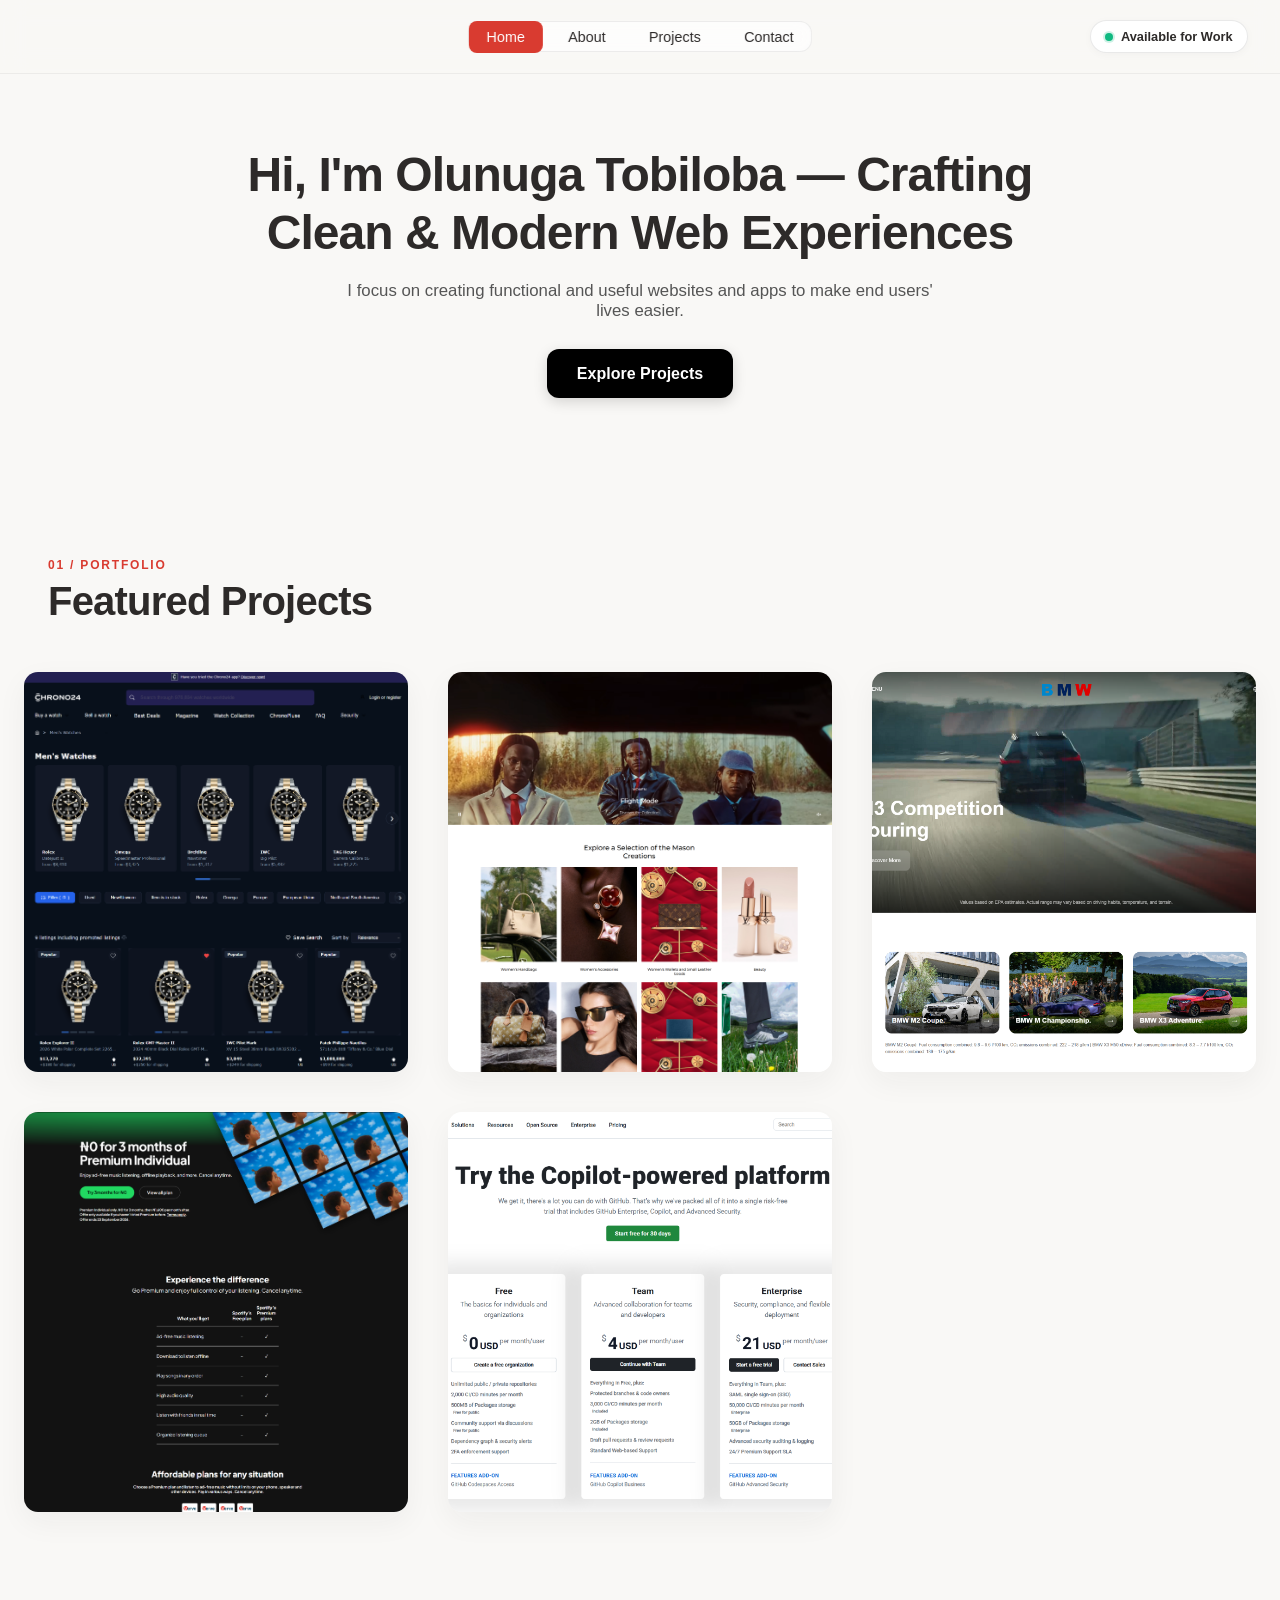
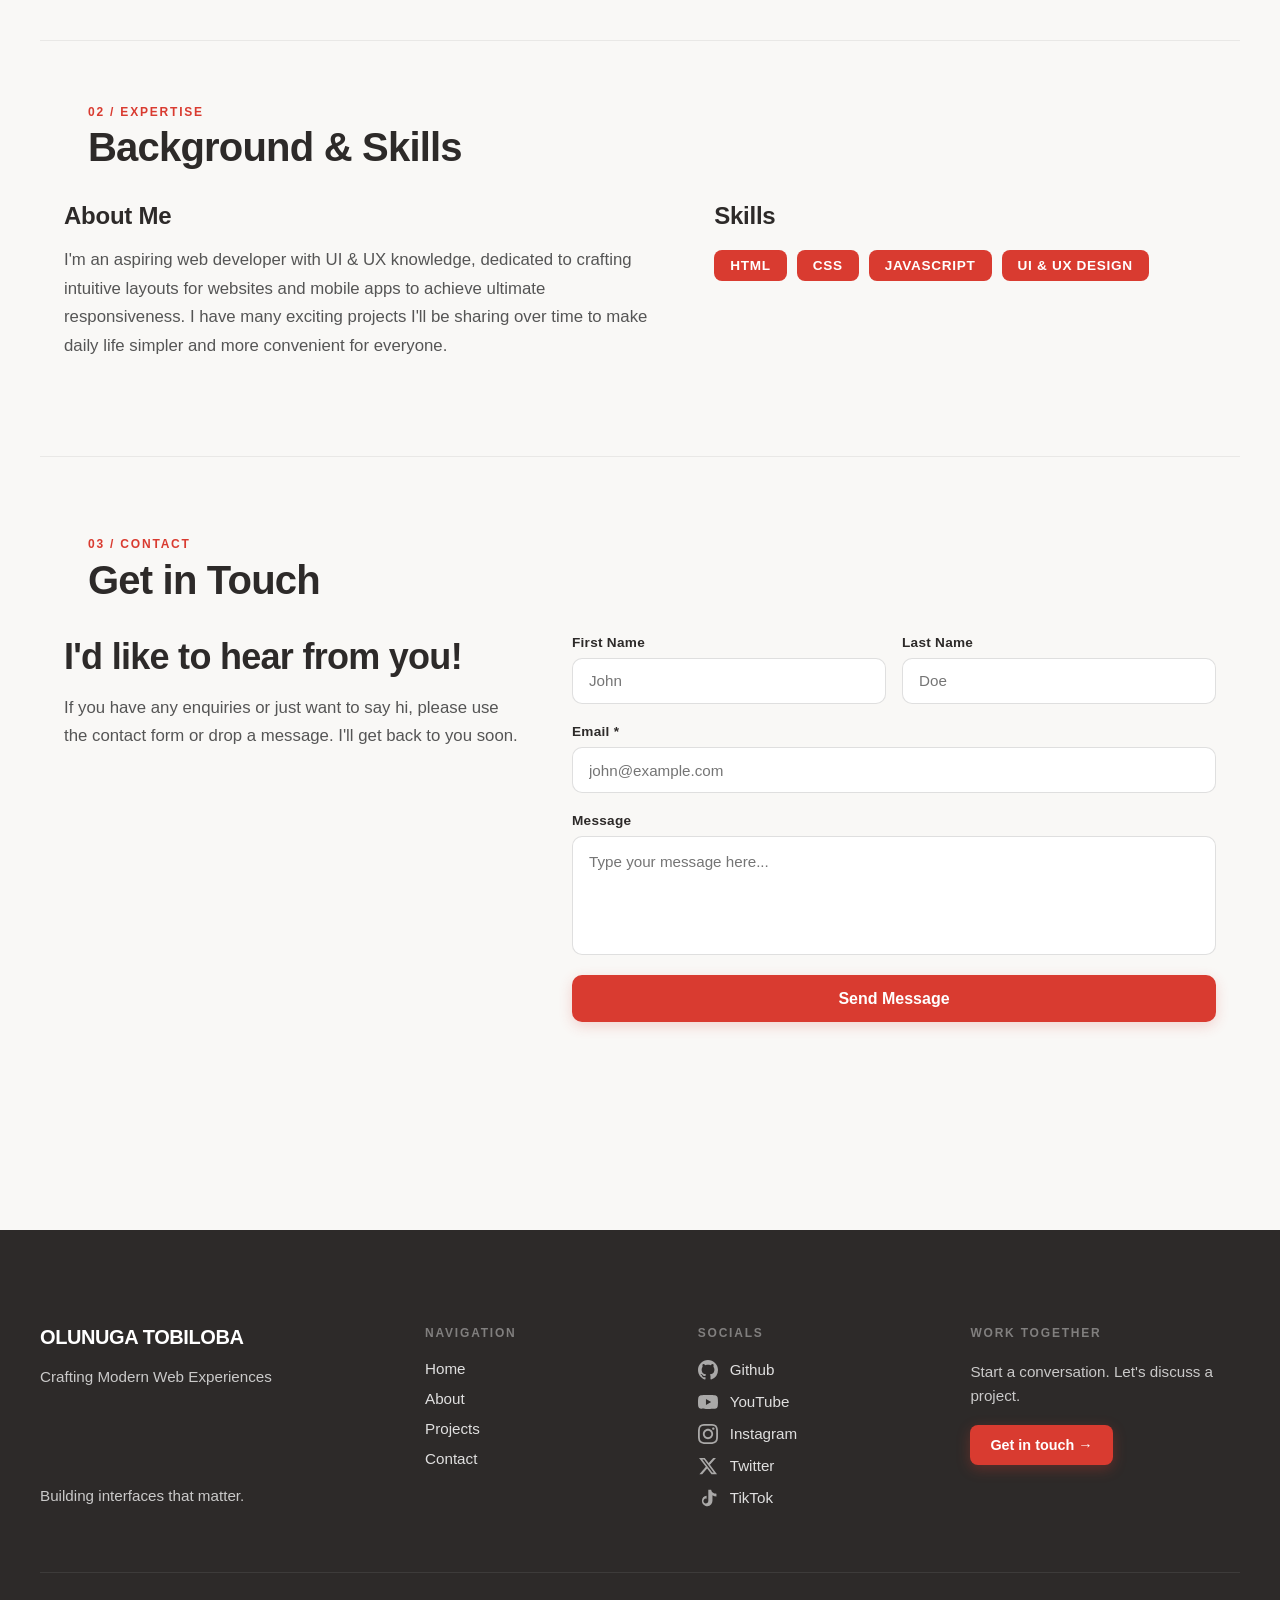
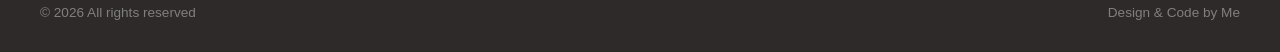
<file: index.html>
<!doctype html>
<html lang="en">
  <head>
    <meta charset="UTF-8" />
    <meta name="viewport" content="width=device-width, initial-scale=1.0" />
    <!-- Content Security Policy -->
    <meta
      http-equiv="Content-Security-Policy"
      content="default-src 'self'; script-src 'self'; style-src 'self' https://fonts.googleapis.com; font-src 'self' https://fonts.gstatic.com; img-src 'self' data:;"
    />
    <title>Olunuga Tobiloba — Portfolio</title>
    <!-- Google Fonts Preconnect -->
    <link rel="preconnect" href="https://fonts.googleapis.com" />
    <link rel="preconnect" href="https://fonts.gstatic.com" crossorigin />

    <!-- Inter Font Link -->
    <link
      href="https://fonts.googleapis.com/css2?family=Inter:wght@400;500;600;700&display=swap"
      rel="stylesheet"
    />
    <link rel="stylesheet" href="style.css" />
  </head>
  <body>
    <!-- Header & Centered Navigation -->
    <header class="site-header">
      <!-- Left: Mobile Menu Trigger -->
      <button
        id="menu-btn"
        class="menu-btn"
        aria-label="Open Navigation"
        aria-expanded="false"
      >
        <svg
          xmlns="http://www.w3.org/2000/svg"
          viewBox="0 0 16 16"
          width="16"
          height="16"
          fill="currentColor"
        >
          <path
            d="M1 2.75A.75.75 0 0 1 1.75 2h12.5a.75.75 0 0 1 0 1.5H1.75A.75.75 0 0 1 1 2.75Zm0 5A.75.75 0 0 1 1.75 7h12.5a.75.75 0 0 1 0 1.5H1.75A.75.75 0 0 1 1 7.75ZM1.75 12h12.5a.75.75 0 0 1 0 1.5H1.75a.75.75 0 0 1 0-1.5Z"
          ></path>
        </svg>
      </button>

      <div id="backdrop" class="backdrop"></div>

      <!-- Mobile Nav Drawer -->
      <aside id="drawer" class="nav-drawer" aria-hidden="true">
        <div class="drawer-header">
          <h2>MENU</h2>
          <button
            id="close-btn"
            class="close-btn"
            aria-label="Close Navigation"
          >
            &times;
          </button>
        </div>
        <ul class="drawer-links">
          <li><a href="#">Home</a></li>
          <li><a href="#about">About</a></li>
          <li><a href="#projects">Projects</a></li>
          <li><a href="#contact">Contact</a></li>
        </ul>
      </aside>

      <!-- Center: Desktop Nav Links -->
      <nav class="nav-center">
        <ul class="header-links">
          <li><a href="#" class="active-link">Home</a></li>
          <li><a href="#about">About</a></li>
          <li><a href="#projects">Projects</a></li>
          <li><a href="#contact">Contact</a></li>
        </ul>
      </nav>

      <!-- Right: Status Badge (Balances Header Layout) -->
      <div class="header-right">
        <span class="status-badge">
          <span class="status-dot"></span> Available for Work
        </span>
      </div>
    </header>

    <!-- Hero Section -->
    <section class="hero-section">
      <h1 class="hero-heading">
        Hi, I'm Olunuga Tobiloba — Crafting Clean & Modern Web Experiences
      </h1>
      <p class="hero-subtext">
        I focus on creating functional and useful websites and apps to make end
        users' lives easier.
      </p>
      <a href="#projects" class="cta-btn" aria-label="View Projects">
        Explore Projects
      </a>
    </section>

    <!-- Projects Section -->
    <section id="projects" class="project-section">
      <!-- Section Signpost -->
      <div class="section-header">
        <span class="section-tag">01 / PORTFOLIO</span>
        <h2 class="section-main-title">Featured Projects</h2>
      </div>

      <div class="project-grid">
        <!-- Project Card 1: Java Project 1 -->
        <div class="project-card">
          <img src="assets/watch-site-home.png" class="product-image" alt="Java Project 1 Artwork" />
          <div class="overlay">
            <h3 class="overlay-heading">Java Project 1</h3>
            <p class="overlay-subtext">
              Interactive logic and dynamic browser features
            </p>
            <a href="project.html?id=java-project-1" class="overlay-cta">
              <span class="cta-icon">&#10142;</span>
              <span class="cta-text">Dive In</span>
            </a>
          </div>
        </div>

        <!-- Project Card 2: Louis Vuitton Clone -->
        <div class="project-card">
          <img src="assets/louis-vutton-home.png" class="product-image" alt="Louis Vuitton Clone Artwork" />
          <div class="overlay">
            <h3 class="overlay-heading">Louis Vuitton Clone</h3>
            <p class="overlay-subtext">
              Luxury fashion layout and editorial design
            </p>
            <a href="project.html?id=louis-vuitton-clone" class="overlay-cta">
              <span class="cta-icon">&#10142;</span>
              <span class="cta-text">Dive In</span>
            </a>
          </div>
        </div>

        <!-- Project Card 3: BMW Replica -->
        <div class="project-card">
          <img src="assets/bmw-home.png" class="product-image" alt="BMW Replica Artwork" />
          <div class="overlay">
            <h3 class="overlay-heading">BMW Replica</h3>
            <p class="overlay-subtext">
              Sleek vehicular branding and presentation
            </p>
            <a href="project.html?id=bmw_rep" class="overlay-cta">
              <span class="cta-icon">&#10142;</span>
              <span class="cta-text">Dive In</span>
            </a>
          </div>
        </div>

        <!-- Project Card 4: Spotify Premium Page Clone -->
        <div class="project-card">
          <img
            src="assets/spotify-home.png"
            class="product-image"
            alt="Spotify Premium Clone Artwork"
          />
          <div class="overlay">
            <h3 class="overlay-heading">Spotify Premium</h3>
            <p class="overlay-subtext">
              Modern subscription landing page experience
            </p>
            <a
              href="project.html?id=spotify-premium-page-clone"
              class="overlay-cta"
            >
              <span class="cta-icon">&#10142;</span>
              <span class="cta-text">Dive In</span>
            </a>
          </div>
        </div>

        <!-- Project Card 5: GitHub Pricing Clone -->
        <div class="project-card">
          <img
            src="assets/github-home.png"
            class="product-image"
            alt="GitHub Pricing Clone Artwork"
          />
          <div class="overlay">
            <h3 class="overlay-heading">GitHub Pricing</h3>
            <p class="overlay-subtext">
              Clean tier comparison and developer layout
            </p>
            <a href="project.html?id=github-pricing-clone" class="overlay-cta">
              <span class="cta-icon">&#10142;</span>
              <span class="cta-text">Dive In</span>
            </a>
          </div>
        </div>
      </div>
    </section>

    <!-- About & Skills Section -->
    <section id="about" class="split-section">
      <!-- Section Signpost -->
      <div class="section-header">
        <span class="section-tag">02 / EXPERTISE</span>
        <h2 class="section-main-title">Background & Skills</h2>
      </div>

      <div class="split-container">
        <div class="split-content">
          <h3 class="split-heading">About Me</h3>
          <p class="about-subtext">
            I'm an aspiring web developer with UI & UX knowledge, dedicated to
            crafting intuitive layouts for websites and mobile apps to achieve
            ultimate responsiveness. I have many exciting projects I'll be
            sharing over time to make daily life simpler and more convenient for
            everyone.
          </p>
        </div>
        <div class="split-content">
          <h3 class="split-heading">Skills</h3>
          <ul class="skills-content">
            <li><a href="#">HTML</a></li>
            <li><a href="#">CSS</a></li>
            <li><a href="#">JAVASCRIPT</a></li>
            <li><a href="#">UI & UX DESIGN</a></li>
          </ul>
        </div>
      </div>
    </section>

    <!-- contact section -->
    <section id="contact" class="contact-section">
      <div class="section-header">
        <span class="section-tag">03 / CONTACT</span>
        <h2 class="section-main-title">Get in Touch</h2>
      </div>

      <div class="contact-container">
        <!-- Left Side: Info / Greeting -->
        <div class="contact-info-box">
          <h3 class="contact-heading">I'd like to hear from you!</h3>
          <p class="contact-subtext">
            If you have any enquiries or just want to say hi, please use the
            contact form or drop a message. I'll get back to you soon.
          </p>
        </div>

        <!-- Right Side: Styled Form Card -->
        <div class="contact-form-box">
          <form class="contact-form">
            <div class="form-row">
              <div class="input-group">
                <label for="first-name">First Name</label>
                <input
                  type="text"
                  id="first-name"
                  name="first-name"
                  placeholder="John"
                />
              </div>

              <div class="input-group">
                <label for="last-name">Last Name</label>
                <input
                  type="text"
                  id="last-name"
                  name="last-name"
                  placeholder="Doe"
                />
              </div>
            </div>

            <div class="input-group">
              <label for="email">Email *</label>
              <input
                type="email"
                id="email"
                name="email"
                placeholder="john@example.com"
                required
              />
            </div>

            <div class="input-group">
              <label for="message">Message</label>
              <textarea
                id="message"
                name="message"
                rows="5"
                placeholder="Type your message here..."
              ></textarea>
            </div>

            <div class="button-container">
              <button type="submit" class="submit-btn">Send Message</button>
            </div>
          </form>
        </div>
      </div>
    </section>

    <!-- footer -->
    <footer class="site-footer">
      <div class="footer-grid">
        <div class="container-content">
          <h2 class="footer-heading">OLUNUGA TOBILOBA</h2>
          <p class="footer-subtext">Crafting Modern Web Experiences</p>
          <div class="btm-container-content">
            <p>Building interfaces that matter.</p>
          </div>
        </div>

        <div class="container-content">
          <h2 class="footer-heading">Navigation</h2>
          <ul class="footer-links">
            <li><a href="#">Home</a></li>
            <li><a href="#about">About</a></li>
            <li><a href="#projects">Projects</a></li>
            <li><a href="#contact">Contact</a></li>
          </ul>
        </div>

        <div class="container-content">
          <h2 class="footer-heading">Socials</h2>
          <div class="social-links">
            <a
              href="https://github.com/Tobi2007"
              target="_blank"
              rel="noopener noreferrer"
            >
              <svg
                xmlns="http://www.w3.org/2000/svg"
                viewBox="0 0 24 24"
                width="20"
                height="20"
                fill="currentColor"
                class="links-svg"
                aria-hidden="true"
                focusable="false"
              >
                <path
                  d="M12 0C5.37 0 0 5.37 0 12c0 5.31 3.435 9.795 8.205 11.385.6.105.825-.255.825-.57 0-.285-.015-1.23-.015-2.235-3.015.555-3.795-.735-4.035-1.41-.135-.345-.72-1.41-1.23-1.695-.42-.225-1.02-.78-.015-.795.945-.015 1.62.87 1.845 1.23 1.08 1.815 2.805 1.305 3.495.99.105-.78.42-1.305.765-1.605-2.67-.3-5.46-1.335-5.46-5.925 0-1.305.465-2.385 1.23-3.225-.12-.3-.54-1.53.12-3.18 0 0 1.005-.315 3.3 1.23.96-.27 1.98-.405 3-.405s2.04.135 3 .405c2.295-1.56 3.3-1.23 3.3-1.23.66 1.65.24 2.88.12 3.18.765.84 1.23 1.905 1.23 3.225 0 4.605-2.805 5.625-5.475 5.925.435.375.81 1.095.81 2.22 0 1.605-.015 2.895-.015 3.3 0 .315.225.69.825.57A12.02 12.02 0 0024 12c0-6.63-5.37-12-12-12z"
                />
              </svg>
              Github</a
            >
            <a href="#" target="_blank" rel="noopener noreferrer">
              <svg
                xmlns="http://www.w3.org/2000/svg"
                viewBox="0 0 24 24"
                width="20"
                height="20"
                fill="currentColor"
                class="links-svg"
                aria-hidden="true"
                focusable="false"
              >
                <path
                  d="M23.498 6.186a3.016 3.016 0 0 0-2.122-2.136C19.505 3.545 12 3.545 12 3.545s-7.505 0-9.377.505A3.017 3.017 0 0 0 .502 6.186C0 8.07 0 12 0 12s0 3.93.502 5.814a3.016 3.016 0 0 0 2.122 2.136c1.871.505 9.376.505 9.376.505s7.505 0 9.377-.505a3.015 3.015 0 0 0 2.122-2.136C24 15.93 24 12 24 12s0-3.93-.502-5.814zM9.545 15.568V8.432L15.818 12l-6.273 3.568z"
                />
              </svg>
              YouTube</a
            >
            <a href="#" target="_blank" rel="noopener noreferrer">
              <svg
                xmlns="http://www.w3.org/2000/svg"
                viewBox="0 0 24 24"
                width="20"
                height="20"
                fill="currentColor"
                class="links-svg"
                aria-hidden="true"
                focusable="false"
              >
                <path
                  d="M12 2.163c3.204 0 3.584.012 4.85.07 3.252.148 4.771 1.691 4.919 4.919.058 1.265.069 1.645.069 4.849 0 3.205-.012 3.584-.069 4.849-.149 3.225-1.664 4.771-4.919 4.919-1.266.058-1.644.07-4.85.07-3.204 0-3.584-.012-4.849-.07-3.26-.149-4.771-1.699-4.919-4.92-.058-1.265-.07-1.644-.07-4.849 0-3.204.013-3.583.07-4.849.149-3.227 1.664-4.771 4.919-4.919 1.266-.057 1.645-.069 4.849-.069zm0-2.163c-3.259 0-3.667.014-4.947.072-4.358.2-6.78 2.618-6.98 6.98-.059 1.281-.073 1.689-.073 4.948 0 3.259.014 3.668.072 4.948.2 4.358 2.618 6.78 6.98 6.98 1.281.058 1.689.072 4.948.072 3.259 0 3.668-.014 4.948-.072 4.354-.2 6.782-2.618 6.979-6.98.059-1.28.073-1.689.073-4.948 0-3.259-.014-3.667-.072-4.947-.196-4.354-2.617-6.78-6.979-6.98-1.281-.059-1.69-.073-4.949-.073zm0 5.838c-3.403 0-6.162 2.759-6.162 6.162s2.759 6.163 6.162 6.163 6.162-2.759 6.162-6.163c0-3.403-2.759-6.162-6.162-6.162zm0 10.162c-2.209 0-4-1.79-4-4 0-2.209 1.791-4 4-4s4 1.791 4 4c0 2.21-1.791 4-4 4zm6.406-11.845c-.796 0-1.441.645-1.441 1.44s.645 1.44 1.441 1.44c.795 0 1.439-.645 1.439-1.44s-.644-1.44-1.439-1.44z"
                />
              </svg>
              Instagram
            </a>
            <a href="#" target="_blank" rel="noopener noreferrer">
              <svg
                xmlns="http://www.w3.org/2000/svg"
                viewBox="0 0 24 24"
                width="20"
                height="20"
                fill="currentColor"
                class="links-svg"
                aria-hidden="true"
                focusable="false"
              >
                <path
                  d="M18.244 2.25h3.308l-7.227 8.26 8.502 11.24H16.17l-5.214-6.817L4.99 21.75H1.68l7.73-8.835L1.254 2.25H8.08l4.713 6.231zm-1.161 17.52h1.833L7.084 4.126H5.117z"
                /></svg
              >Twitter</a
            >
            <a href="#" target="_blank" rel="noopener noreferrer">
              <svg
                xmlns="http://www.w3.org/2000/svg"
                viewBox="0 0 24 24"
                width="20"
                height="20"
                fill="currentColor"
                class="links-svg"
                aria-hidden="true"
                focusable="false"
              >
                <path
                  d="M19.589 6.686a4.793 4.793 0 0 1-3.77-4.242V2h-3.445v13.672a2.896 2.896 0 0 1-5.201 1.743l-.002-.001.002-.001a2.895 2.895 0 0 1 3.144-4.53v-3.48a6.342 6.342 0 0 0-5.645 5.843v.175a6.34 6.34 0 0 0 3.824 5.818 6.342 6.342 0 0 0 7.394-1.764 6.337 6.337 0 0 0 1.474-4.21V8.674a8.197 8.197 0 0 0 4.77 1.536V6.759a4.793 4.793 0 0 1-1.051-.073z"
                />
              </svg>
              TikTok</a
            >
          </div>
        </div>

        <div class="container-content">
          <h2 class="footer-heading">WORK TOGETHER</h2>
          <div class="cta-content">
            <span>Start a conversation. Let's discuss a project.</span>
            <div class="cta-group">
              <a href="#contact" class="footer-cta-btn">Get in touch &rarr;</a>
            </div>
          </div>
        </div>
      </div>

      <div class="btm-footer">
        <div class="btm-footer-grid">
          <div class="btm-footer-container">
            <span>&copy; 2026 All rights reserved</span>
          </div>
          <div class="btm-footer-container">
            <span>Design & Code by Me</span>
          </div>
        </div>
      </div>
    </footer>

    <!-- Floating Scroll-to-Top Button -->
    <button
      id="scroll-top-btn"
      class="scroll-top-btn"
      aria-label="Scroll to top"
    >
      &uarr;
    </button>
    <script src="script.js"></script>
  </body>
</html>
</file>
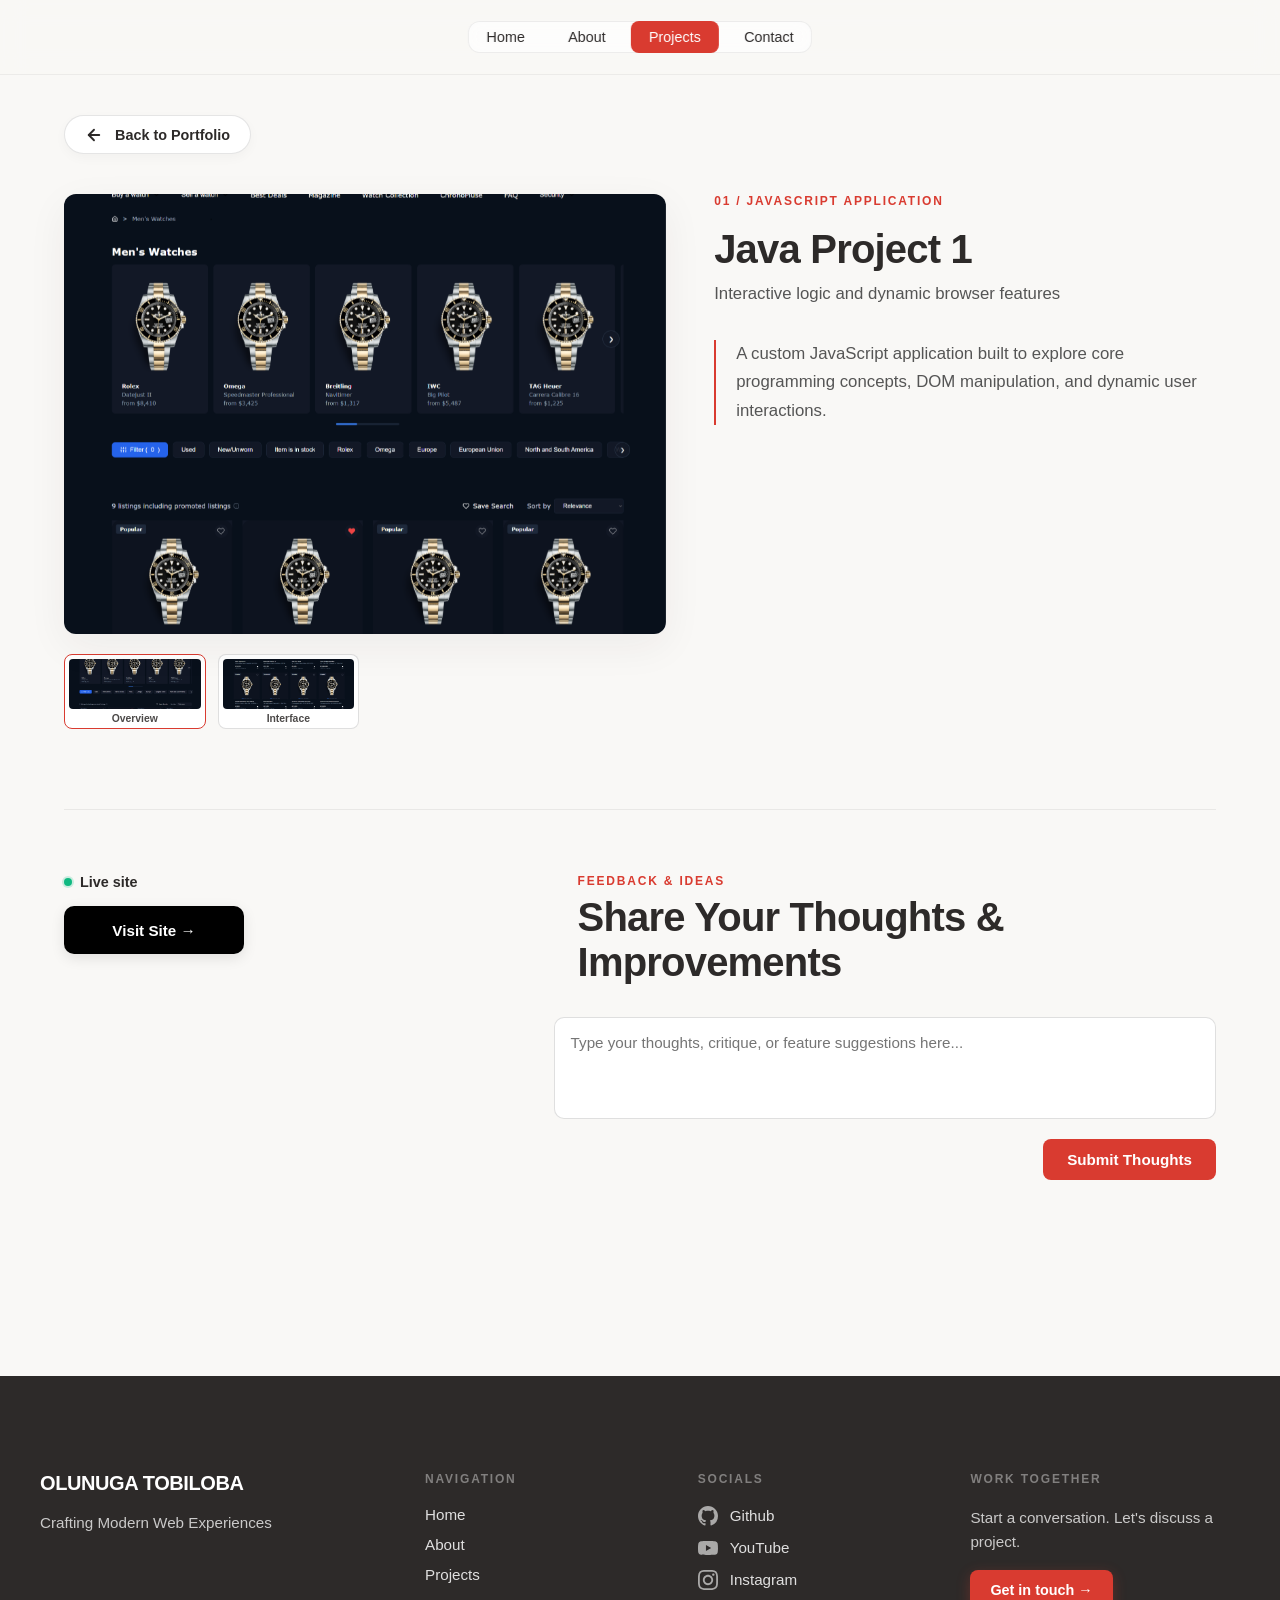
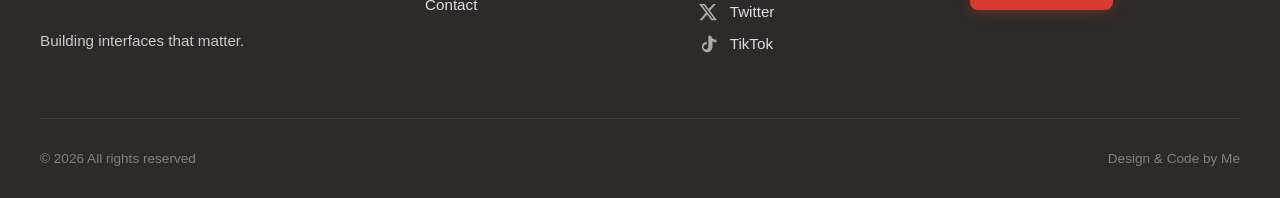
<file: project.html>
<!doctype html>
<html lang="en">
  <head>
    <meta charset="UTF-8" />
    <meta name="viewport" content="width=device-width, initial-scale=1.0" />
    <title id="page-title">Project Details — Olunuga Tobiloba</title>
    <!-- Content Security Policy -->
    <meta
      http-equiv="Content-Security-Policy"
      content="default-src 'self'; script-src 'self'; style-src 'self' https://fonts.googleapis.com; font-src 'self' https://fonts.gstatic.com; img-src 'self' data:;"
    />
    <!-- Google Fonts Preconnect -->
    <link rel="preconnect" href="https://fonts.googleapis.com" />
    <link rel="preconnect" href="https://fonts.gstatic.com" crossorigin />

    <!-- Inter Font Link -->
    <link
      href="https://fonts.googleapis.com/css2?family=Inter:wght@400;500;600;700&display=swap"
      rel="stylesheet"
    />
    <link rel="stylesheet" href="style.css" />
  </head>
  <body>
    <!-- Subpage Header -->
    <header class="site-header subpage-header">
      <!-- Left: Mobile Menu Trigger -->
      <button
        id="menu-btn"
        class="menu-btn"
        aria-label="Open Navigation"
        aria-expanded="false"
      >
        <svg
          xmlns="http://www.w3.org/2000/svg"
          viewBox="0 0 16 16"
          width="16"
          height="16"
          fill="currentColor"
        >
          <path
            d="M1 2.75A.75.75 0 0 1 1.75 2h12.5a.75.75 0 0 1 0 1.5H1.75A.75.75 0 0 1 1 2.75Zm0 5A.75.75 0 0 1 1.75 7h12.5a.75.75 0 0 1 0 1.5H1.75A.75.75 0 0 1 1 7.75ZM1.75 12h12.5a.75.75 0 0 1 0 1.5H1.75a.75.75 0 0 1 0-1.5Z"
          ></path>
        </svg>
      </button>

      <div id="backdrop" class="backdrop"></div>

      <!-- Mobile Nav Drawer -->
      <aside id="drawer" class="nav-drawer" aria-hidden="true">
        <div class="drawer-header">
          <h2>MENU</h2>
          <button
            id="close-btn"
            class="close-btn"
            aria-label="Close Navigation"
          >
            &times;
          </button>
        </div>
        <ul class="drawer-links">
          <li><a href="index.html">Home</a></li>
          <li><a href="index.html#about">About</a></li>
          <li><a href="index.html#projects">Projects</a></li>
          <li><a href="index.html#contact">Contact</a></li>
        </ul>
      </aside>

      <nav class="nav-center">
        <ul class="header-links">
          <li><a href="index.html">Home</a></li>
          <li><a href="index.html#about">About</a></li>
          <li>
            <a href="index.html#projects" class="active-link">Projects</a>
          </li>
          <li><a href="index.html#contact">Contact</a></li>
        </ul>
      </nav>
    </header>

    <!-- Back to Portfolio Action -->
    <section class="back-to-home">
      <a href="index.html" class="back-btn">
        <svg
          xmlns="http://www.w3.org/2000/svg"
          viewBox="0 0 24 24"
          width="18"
          height="18"
          fill="none"
          stroke="currentColor"
          stroke-width="2.5"
          stroke-linecap="round"
          stroke-linejoin="round"
        >
          <line x1="19" y1="12" x2="5" y2="12"></line>
          <polyline points="12 19 5 12 12 5"></polyline>
        </svg>
        <span>Back to Portfolio</span>
      </a>
    </section>
    
    <!-- Main PDP Content Container -->
    <main class="pdp-main">
      <div class="pdp-grid">
        <!-- Left Column: Visual Showcase & Thumbnails -->
        <div class="pdp-left-col">
          <div class="project-card pdp-main-image-card">
            <img
              id="main-project-image"
              src=""
              class="product-image"
              alt="Project main preview"
            />
          </div>

          <div class="pdp-thumbnail-box" id="thumbnail-container">
            <!-- JavaScript will automatically inject the thumbnail buttons here -->
          </div>
        </div>

        <!-- Right Column: Project Metadata & Purpose -->
        <div class="pdp-right-col">
          <div class="pdp-header-meta">
            <span id="project-tag" class="section-tag"></span>
            <h1 id="project-title" class="section-main-title"></h1>
            <p id="project-subtitle" class="hero-subtext"></p>

            <!-- Product Context / Usefulness -->
            <div class="pdp-context">
              <p id="project-purpose" class="about-subtext"></p>
            </div>
          </div>
        </div>
      </div>

      <!-- Live Site & Feedback Section -->
      <section class="pdp-action-group">
        <div class="action-group-grid">
          <!-- Live Site Action Box -->
          <div class="action-content">
            <div class="live-status-indicator">
              <span class="status-dot"></span>
              <span class="live-text">Live site</span>
            </div>
            <a
              href="#"
              id="live-project-btn"
              class="site-btn"
              target="_blank"
              rel="noopener noreferrer"
            >
              Visit Site &rarr;
            </a>
          </div>

          <!-- Feedback Form Box -->
          <div class="action-group-content">
            <div class="section-header">
              <span class="section-tag">FEEDBACK & IDEAS</span>
              <h2 class="section-main-title">
                Share Your Thoughts & Improvements
              </h2>
            </div>

            <form class="contact-form" id="project-feedback-form">
              <div class="input-group">
                <textarea
                  id="project-feedback-textarea"
                  rows="4"
                  placeholder="Type your thoughts, critique, or feature suggestions here..."
                  required
                ></textarea>

                <!-- Submit Button Container (No Inline Styles) -->
                <div class="button-container feedback-btn-container">
                  <span
                    id="feedback-success-msg"
                    class="feedback-success-msg"
                  ></span>
                  <button type="submit" class="feedback-submit-btn">
                    Submit Thoughts
                  </button>
                </div>
              </div>
            </form>
          </div>
        </div>
      </section>
    </main>

    <!-- Footer -->
    <footer class="site-footer">
      <div class="footer-grid">
        <div class="container-content">
          <h2 class="footer-heading">OLUNUGA TOBILOBA</h2>
          <p class="footer-subtext">Crafting Modern Web Experiences</p>
          <div class="btm-container-content">
            <p>Building interfaces that matter.</p>
          </div>
        </div>

        <div class="container-content">
          <h2 class="footer-heading">Navigation</h2>
          <ul class="footer-links">
            <li><a href="index.html">Home</a></li>
            <li><a href="index.html#about">About</a></li>
            <li><a href="index.html#projects">Projects</a></li>
            <li><a href="index.html#contact">Contact</a></li>
          </ul>
        </div>

        <div class="container-content">
          <h2 class="footer-heading">Socials</h2>
          <div class="social-links">
            <a
              href="https://github.com/Tobi2007"
              target="_blank"
              rel="noopener noreferrer"
            >
              <svg
                xmlns="http://www.w3.org/2000/svg"
                viewBox="0 0 24 24"
                width="20"
                height="20"
                fill="currentColor"
                class="links-svg"
                aria-hidden="true"
                focusable="false"
              >
                <path
                  d="M12 0C5.37 0 0 5.37 0 12c0 5.31 3.435 9.795 8.205 11.385.6.105.825-.255.825-.57 0-.285-.015-1.23-.015-2.235-3.015.555-3.795-.735-4.035-1.41-.135-.345-.72-1.41-1.23-1.695-.42-.225-1.02-.78-.015-.795.945-.015 1.62.87 1.845 1.23 1.08 1.815 2.805 1.305 3.495.99.105-.78.42-1.305.765-1.605-2.67-.3-5.46-1.335-5.46-5.925 0-1.305.465-2.385 1.23-3.225-.12-.3-.54-1.53.12-3.18 0 0 1.005-.315 3.3 1.23.96-.27 1.98-.405 3-.405s2.04.135 3 .405c2.295-1.56 3.3-1.23 3.3-1.23.66 1.65.24 2.88.12 3.18.765.84 1.23 1.905 1.23 3.225 0 4.605-2.805 5.625-5.475 5.925.435.375.81 1.095.81 2.22 0 1.605-.015 2.895-.015 3.3 0 .315.225.69.825.57A12.02 12.02 0 0024 12c0-6.63-5.37-12-12-12z"
                />
              </svg>
              Github</a
            >
            <a href="#" target="_blank" rel="noopener noreferrer">
              <svg
                xmlns="http://www.w3.org/2000/svg"
                viewBox="0 0 24 24"
                width="20"
                height="20"
                fill="currentColor"
                class="links-svg"
                aria-hidden="true"
                focusable="false"
              >
                <path
                  d="M23.498 6.186a3.016 3.016 0 0 0-2.122-2.136C19.505 3.545 12 3.545 12 3.545s-7.505 0-9.377.505A3.017 3.017 0 0 0 .502 6.186C0 8.07 0 12 0 12s0 3.93.502 5.814a3.016 3.016 0 0 0 2.122 2.136c1.871.505 9.376.505 9.376.505s7.505 0 9.377-.505a3.015 3.015 0 0 0 2.122-2.136C24 15.93 24 12 24 12s0-3.93-.502-5.814zM9.545 15.568V8.432L15.818 12l-6.273 3.568z"
                />
              </svg>
              YouTube</a
            >
            <a href="#" target="_blank" rel="noopener noreferrer">
              <svg
                xmlns="http://www.w3.org/2000/svg"
                viewBox="0 0 24 24"
                width="20"
                height="20"
                fill="currentColor"
                class="links-svg"
                aria-hidden="true"
                focusable="false"
              >
                <path
                  d="M12 2.163c3.204 0 3.584.012 4.85.07 3.252.148 4.771 1.691 4.919 4.919.058 1.265.069 1.645.069 4.849 0 3.205-.012 3.584-.069 4.849-.149 3.225-1.664 4.771-4.919 4.919-1.266.058-1.644.07-4.85.07-3.204 0-3.584-.012-4.849-.07-3.26-.149-4.771-1.699-4.919-4.92-.058-1.265-.07-1.644-.07-4.849 0-3.204.013-3.583.07-4.849.149-3.227 1.664-4.771 4.919-4.919 1.266-.057 1.645-.069 4.849-.069zm0-2.163c-3.259 0-3.667.014-4.947.072-4.358.2-6.78 2.618-6.98 6.98-.059 1.281-.073 1.689-.073 4.948 0 3.259.014 3.668.072 4.948.2 4.358 2.618 6.78 6.98 6.98 1.281.058 1.689.072 4.948.072 3.259 0 3.668-.014 4.948-.072 4.354-.2 6.782-2.618 6.979-6.98.059-1.28.073-1.689.073-4.948 0-3.259-.014-3.667-.072-4.947-.196-4.354-2.617-6.78-6.979-6.98-1.281-.059-1.69-.073-4.949-.073zm0 5.838c-3.403 0-6.162 2.759-6.162 6.162s2.759 6.163 6.162 6.163 6.162-2.759 6.162-6.163c0-3.403-2.759-6.162-6.162-6.162zm0 10.162c-2.209 0-4-1.79-4-4 0-2.209 1.791-4 4-4s4 1.791 4 4c0 2.21-1.791 4-4 4zm6.406-11.845c-.796 0-1.441.645-1.441 1.44s.645 1.44 1.441 1.44c.795 0 1.439-.645 1.439-1.44s-.644-1.44-1.439-1.44z"
                />
              </svg>
              Instagram</a
            >
            <a href="#" target="_blank" rel="noopener noreferrer">
              <svg
                xmlns="http://www.w3.org/2000/svg"
                viewBox="0 0 24 24"
                width="20"
                height="20"
                fill="currentColor"
                class="links-svg"
                aria-hidden="true"
                focusable="false"
              >
                <path
                  d="M18.244 2.25h3.308l-7.227 8.26 8.502 11.24H16.17l-5.214-6.817L4.99 21.75H1.68l7.73-8.835L1.254 2.25H8.08l4.713 6.231zm-1.161 17.52h1.833L7.084 4.126H5.117z"
                /></svg
              >Twitter</a
            >
            <a href="#" target="_blank" rel="noopener noreferrer">
              <svg
                xmlns="http://www.w3.org/2000/svg"
                viewBox="0 0 24 24"
                width="20"
                height="20"
                fill="currentColor"
                class="links-svg"
                aria-hidden="true"
                focusable="false"
              >
                <path
                  d="M19.589 6.686a4.793 4.793 0 0 1-3.77-4.242V2h-3.445v13.672a2.896 2.896 0 0 1-5.201 1.743l-.002-.001.002-.001a2.895 2.895 0 0 1 3.144-4.53v-3.48a6.342 6.342 0 0 0-5.645 5.843v.175a6.34 6.34 0 0 0 3.824 5.818 6.342 6.342 0 0 0 7.394-1.764 6.337 6.337 0 0 0 1.474-4.21V8.674a8.197 8.197 0 0 0 4.77 1.536V6.759a4.793 4.793 0 0 1-1.051-.073z"
                />
              </svg>
              TikTok</a
            >
          </div>
        </div>

        <div class="container-content">
          <h2 class="footer-heading">WORK TOGETHER</h2>
          <div class="cta-content">
            <span>Start a conversation. Let's discuss a project.</span>
            <div class="cta-group">
              <a href="index.html#contact" class="footer-cta-btn"
                >Get in touch &rarr;</a
              >
            </div>
          </div>
        </div>
      </div>

      <div class="btm-footer">
        <div class="btm-footer-grid">
          <div class="btm-footer-container">
            <span>&copy; 2026 All rights reserved</span>
          </div>
          <div class="btm-footer-container">
            <span>Design & Code by Me</span>
          </div>
        </div>
      </div>
    </footer>

    <script src="script.js"></script>
  </body>
</html>
</file>
<file: style.css>
:root {
  /* Core Brand Colors (Unified) */
  --primary-poppy: #d93b30;
  --font-neutral: "Inter", sans-serif;

  /* Default Light Theme Mapping */
  --bg-light: #f9f8f6;
  --text-main: #2d2a29;
  --secondary-neutral: #2d2a29;
  
  --surface-card: #ffffff;
  --header-bg: rgba(249, 248, 246, 0.9);
  --header-border: rgba(45, 42, 41, 0.06);
  
  --nav-center-bg: rgba(255, 255, 255, 0.7);
  --nav-center-border: rgba(45, 42, 41, 0.08);
  --nav-text: #2d2a29;
  
  --badge-bg: #ffffff;
  --badge-border: rgba(45, 42, 41, 0.1);
  --badge-text: #2d2a29;
  
  --input-bg: #ffffff;
  --input-border: rgba(45, 42, 41, 0.15);
  
  --subtext-color: #555555;
  --card-shadow: 0 10px 30px rgba(45, 42, 41, 0.05);
  --section-border: rgba(45, 42, 41, 0.08);
  
  --back-btn-bg: #ffffff;
  --back-btn-text: #2d2a29;
  --back-btn-border: rgba(45, 42, 41, 0.12);
}

@media (prefers-color-scheme: dark) {
  :root:not(.light-theme) {
    --bg-light: #0d0c0b;
    --text-main: #f5f4f0;
    --secondary-neutral: #f5f4f0;
    
    --surface-card: #161514;
    --header-bg: rgba(22, 21, 20, 0.88); /* Slightly lighter elevated tint for the header */
    --header-border: rgba(255, 255, 255, 0.12); /* Sharper border to separate it from the body */
    --header-shadow: 0 10px 25px rgba(0, 0, 0, 0.4); /* Adds depth so it floats above the page */
    
    --nav-center-bg: rgba(30, 28, 27, 0.92);
    --nav-center-border: rgba(255, 255, 255, 0.2);
    --nav-text: #f5f4f0;
    
    --badge-bg: #1e1c1b;
    --badge-border: rgba(255, 255, 255, 0.2);
    --badge-text: #f5f4f0;
    
    --input-bg: #161514;
    --input-border: rgba(255, 255, 255, 0.15);
    
    --subtext-color: #d0ccc4;
    --card-shadow: 0 10px 30px rgba(0, 0, 0, 0.5);
    --section-border: rgba(255, 255, 255, 0.08);
    
    --back-btn-bg: #161514;
    --back-btn-text: #f5f4f0;
    --back-btn-border: rgba(255, 255, 255, 0.15);
  }
}

body.dark-theme {
  --bg-light: #0d0c0b;
  --text-main: #f5f4f0;
  --secondary-neutral: #f5f4f0;
  --surface-card: #161514;
  --header-bg: rgba(22, 21, 20, 0.88);
  --header-border: rgba(255, 255, 255, 0.12);
  --header-shadow: 0 10px 25px rgba(0, 0, 0, 0.4);
  --nav-center-bg: rgba(30, 28, 27, 0.92);
  --nav-center-border: rgba(255, 255, 255, 0.2);
  --nav-text: #f5f4f0;
  --badge-bg: #1e1c1b;
  --badge-border: rgba(255, 255, 255, 0.2);
  --badge-text: #f5f4f0;
  --input-bg: #161514;
  --input-border: rgba(255, 255, 255, 0.15);
  --subtext-color: #d0ccc4;
  --card-shadow: 0 10px 30px rgba(0, 0, 0, 0.5);
  --section-border: rgba(255, 255, 255, 0.08);
  --back-btn-bg: #161514;
  --back-btn-text: #f5f4f0;
  --back-btn-border: rgba(255, 255, 255, 0.15);
}

*,
*::before,
*::after {
  box-sizing: border-box;
  margin: 0;
  padding: 0;
}

body {
  font-family: var(--font-neutral);
  background-color: var(--bg-light);
  color: var(--text-main);
  -webkit-font-smoothing: antialiased;
  scroll-behavior: smooth;
}

#projects,
#about,
#contact {
  scroll-margin-top: 100px;
}

/* Header & Centered Navigation (Sticky & Frosted Glass) */
.site-header {
  position: sticky;
  top: 0;
  z-index: 1000;
  display: flex;
  align-items: center;
  justify-content: space-between;
  padding: 1.25rem 2rem;
  width: 100%;
  background-color: var(--header-bg);
  backdrop-filter: blur(12px);
  -webkit-backdrop-filter: blur(12px);
  border-bottom: 1px solid var(--header-border);
  box-shadow: var(--header-shadow, none); /* Applies the depth shadow when in dark mode */
}

/* Mobile Menu Button */
.menu-btn {
  display: none;
  align-items: center;
  justify-content: center;
  background: transparent;
  border: none;
  box-shadow: none;
  padding: 0.5rem;
  color: var(--text-main);
  cursor: pointer;
  border-radius: 8px;
  transition: all 0.2s ease;
}

.menu-btn:hover {
  background-color: rgba(45, 42, 41, 0.05);
  color: var(--primary-poppy);
}

.menu-btn svg {
  width: 22px;
  height: 22px;
  fill: currentColor;
}

/* Frosted Glass Navigation Drawer */
.nav-drawer {
  position: fixed;
  top: 0;
  left: 0;
  height: 100vh;
  width: 280px;
  max-width: 100%;
  background-color: rgba(45, 42, 41, 0.75);
  backdrop-filter: blur(16px);
  -webkit-backdrop-filter: blur(16px);
  color: var(--drawer-text);
  display: flex;
  flex-direction: column;
  padding: 1.5rem;
  z-index: 999;
  transform: translateX(-100%);
  visibility: hidden;
  border-right: none;
  box-shadow: none;
  transition:
    transform 0.3s cubic-bezier(0.4, 0, 0.2, 1),
    visibility 0.3s ease;
}

.nav-drawer.open {
  transform: translateX(0);
  visibility: visible;
  border-right: 1px solid rgba(255, 255, 255, 0.12);
  box-shadow: 15px 0 40px rgba(0, 0, 0, 0.3);
}

/* Backdrop */
.backdrop {
  position: fixed;
  top: 0;
  left: 0;
  width: 100%;
  height: 100vh;
  background-color: rgba(45, 42, 41, 0.5);
  backdrop-filter: blur(4px);
  opacity: 0;
  pointer-events: none;
  transition: opacity 0.3s ease;
  z-index: 998;
}

.backdrop.open {
  opacity: 1;
  pointer-events: auto;
}

.site-header::before {
  content: "";
  width: 160px;
}

/* Center Navigation Container */
.nav-center {
  position: absolute;
  left: 50%;
  transform: translateX(-50%);
}

.header-links {
  display: flex;
  list-style: none;
  gap: 0.5rem;
  background: var(--nav-center-bg);
  padding: 0.35rem 0;
  border-radius: 12px;
  border: 1px solid var(--nav-center-border);
  backdrop-filter: blur(8px);
}

.header-links a {
  text-decoration: none;
  font-size: 0.9rem;
  color: var(--nav-text);
  font-weight: 500;
  padding: 0.5rem 1.1rem;
  border-radius: 8px;
  transition: all 0.2s ease;
}

.header-links a:hover,
.header-links a.active-link {
  background-color: var(--primary-poppy);
  color: #ffffff;
}

/* Right Header Element: Status Badge */
.header-right {
  display: flex;
  align-items: center;
  width: 160px;
  justify-content: flex-end;
}

.status-badge {
  display: inline-flex;
  align-items: center;
  gap: 0.5rem;
  font-size: 0.8rem;
  font-weight: 600;
  color: var(--badge-text);
  background: var(--badge-bg);
  padding: 0.5rem 0.9rem;
  border-radius: 50px;
  border: 1px solid var(--badge-border);
  box-shadow: 0 2px 8px rgba(0, 0, 0, 0.03);
  white-space: nowrap;
}

.status-dot {
  width: 8px;
  height: 8px;
  background-color: #10b981;
  border-radius: 50%;
  box-shadow: 0 0 0 2px rgba(16, 185, 129, 0.2);
}

.drawer-header {
  display: flex;
  align-items: center;
  justify-content: space-between;
  margin-bottom: 1.5rem;
  border-bottom: 1px solid var(--drawer-border);
  padding-bottom: 1rem;
}

.drawer-header h2 {
  font-size: 1.1rem;
  letter-spacing: 0.05em;
}

.close-btn {
  background: none;
  color: var(--drawer-text);
  border: none;
  font-size: 1.8rem;
  cursor: pointer;
  line-height: 1;
  transition: color 0.2s ease;
}

.close-btn:hover {
  color: var(--primary-poppy);
}

.drawer-links {
  display: flex;
  flex-direction: column;
  list-style: none;
  gap: 0.5rem;
}

.drawer-links a {
  text-decoration: none;
  color: var(--drawer-text);
  font-size: 1rem;
  font-weight: 400;
  display: block;
  padding: 0.75rem 1rem;
  border-radius: 6px;
  transition: all 0.2s ease;
}

.drawer-links a:hover {
  background-color: rgba(255, 255, 255, 0.08);
  color: var(--primary-poppy);
  padding-left: 1.25rem;
}

/* Hero Section */
.hero-section {
  width: 100%;
  max-width: 900px;
  margin: 0 auto;
  display: flex;
  flex-direction: column;
  align-items: center;
  text-align: center;
  padding: 4.5rem 1.5rem 4rem 1.5rem;
  gap: 1.25rem;
}

.hero-heading {
  font-size: clamp(2rem, 4vw, 3rem);
  font-weight: 800;
  line-height: 1.2;
  letter-spacing: -0.02em;
}

.hero-subtext {
  font-size: 1.05rem;
  color: var(--subtext-color);
  max-width: 600px;
  margin-bottom: 0.5rem;
  animation: fadeUp 0.6s ease-out forwards;
}

@keyframes fadeUp {
  0% {
    opacity: 0;
    transform: translateY(20px);
  }
  100% {
    opacity: 1;
    transform: translateY(0);
  }
}

.cta-btn {
  background: #000;
  border: 2px solid transparent;
  outline: none;
  padding: 0.85rem 1.75rem;
  border-radius: 12px;
  cursor: pointer;
  font-size: 1rem;
  font-weight: 600;
  color: #fff;
  text-decoration: none;
  transition: all 0.2s ease;
  box-shadow: 0 4px 14px rgba(0, 0, 0, 0.15);
  display: inline-block;
}

.cta-btn:hover {
  background-color: var(--primary-poppy);
  transform: translateY(-2px);
}

/* Section Signpost Header */
.section-header {
  max-width: 1300px;
  margin: 0 auto 2rem auto;
  padding: 0 1.5rem;
}

.section-tag {
  font-size: 0.75rem;
  font-weight: 700;
  letter-spacing: 0.15em;
  color: var(--primary-poppy);
  text-transform: uppercase;
  display: block;
  margin-bottom: 0.4rem;
}

.section-main-title {
  font-size: 2rem;
  font-weight: 700;
  letter-spacing: -0.01em;
  color: var(--text-main);
}

/* Projects Section */
.project-section {
  width: 100%;
  max-width: 1300px;
  margin: 0 auto;
  padding: 6rem 1.5rem 8rem 1.5rem;
}

.project-grid {
  display: grid;
  grid-template-columns: repeat(auto-fit, minmax(380px, 1fr));
  justify-content: center;
  gap: 2.5rem;
  padding: 0;
  margin-top: 3rem;
}

.project-card {
  position: relative;
  width: 100%;
  height: 400px;
  border-radius: 14px;
  overflow: hidden;
  box-shadow: 0 10px 30px rgba(45, 42, 41, 0.05);
  transition: transform 0.3s cubic-bezier(0.16, 1, 0.3, 1);
  cursor: pointer;
}

.project-card:hover {
  transform: translateY(-6px);
}

.product-image {
  position: absolute;
  width: 100%;
  height: 100%;
  object-fit: cover;
  display: block;
  z-index: 1;
}

.overlay {
  position: absolute;
  top: 0;
  left: 0;
  width: 100%;
  height: 100%;
  color: #fff;
  display: flex;
  flex-direction: column;
  align-items: center;
  justify-content: center;
  text-align: center;
  gap: 0.75rem;
  background-color: rgba(45, 42, 41, 0.65);
  backdrop-filter: blur(6px);
  -webkit-backdrop-filter: blur(6px);
  opacity: 0;
  visibility: hidden;
  z-index: 2;
  transition: all 0.3s ease;
}

.overlay-heading {
  font-size: 2.2rem;
  font-weight: 800;
  letter-spacing: -0.02em;
}

.overlay-subtext {
  font-size: 0.95rem;
  opacity: 0.85;
  max-width: 80%;
}

.overlay-cta {
  position: absolute;
  bottom: 30px;
  left: 50%;
  transform: translateX(-50%);
  display: inline-flex;
  align-items: center;
  text-decoration: none;
  padding: 0.7rem 1.25rem;
  color: #fff;
  border-radius: 50px;
  background-color: rgba(255, 255, 255, 0.15);
  border: 1px solid rgba(255, 255, 255, 0.25);
  backdrop-filter: blur(4px);
  transition: all 0.2s ease;
}

.overlay-cta:hover {
  background-color: var(--primary-poppy);
  border-color: var(--primary-poppy);
}

.cta-icon {
  font-size: 16px;
  font-weight: 600;
  display: inline-block;
}

.cta-text {
  max-width: 0;
  opacity: 0;
  visibility: hidden;
  white-space: nowrap;
  overflow: hidden;
  transition: all 0.3s ease;
}

.overlay-cta:hover .cta-text {
  max-width: 100px;
  opacity: 1;
  visibility: visible;
  margin-left: 6px;
}

.project-card:hover .overlay {
  opacity: 1;
  visibility: visible;
}

/* Background & Skills */
.split-section {
  width: 100%;
  max-width: 1200px;
  margin: 0 auto;
  padding: 4rem 1.5rem 6rem 1.5rem;
  border-top: 1px solid var(--section-border);
}

.split-container {
  display: grid;
  grid-template-columns: 1.2fr 1fr;
  gap: 4rem;
  align-items: start;
  padding: 0;
}

.split-content {
  display: flex;
  flex-direction: column;
  padding: 0;
  gap: 1rem;
  background-color: transparent;
  color: var(--text-main);
  box-shadow: none;
  border-radius: 0;
}

.split-heading {
  font-size: 1.5rem;
  font-weight: 700;
  color: var(--text-main);
  letter-spacing: -0.01em;
}

.about-subtext {
  font-size: 1.05rem;
  line-height: 1.7;
  color: var(--subtext-color);
  font-weight: 400;
  opacity: 1;
}

/* Skills Content Tags */
.skills-content {
  display: flex;
  flex-wrap: wrap;
  gap: 10px;
  list-style: none;
  margin-top: 0.25rem;
}

.skills-content a {
  text-decoration: none;
  font-size: 0.85rem;
  font-weight: 600;
  letter-spacing: 0.05em;
  color: #ffffff;
  padding: 0.5rem 1rem;
  border-radius: 8px;
  background-color: var(--primary-poppy);
  transition:
    background-color 0.2s ease,
    transform 0.2s ease;
  display: inline-block;
}

.skills-content a:hover {
  background-color: #c4342a;
  transform: translateY(-2px);
}

/* Contact Section */
.contact-section {
  width: 100%;
  max-width: 1200px;
  margin: 0 auto;
  padding: 5rem 1.5rem 7rem 1.5rem;
  border-top: 1px solid var(--section-border);
}

.contact-container {
  display: grid;
  grid-template-columns: 1fr 1.4fr;
  gap: 4rem;
  align-items: start;
  margin-top: 2rem;
}

.contact-info-box {
  display: flex;
  flex-direction: column;
  gap: 1rem;
  padding: 0;
}

.contact-heading {
  font-size: 2.25rem;
  font-weight: 800;
  line-height: 1.2;
  color: var(--text-main);
  letter-spacing: -0.02em;
}

.contact-subtext {
  font-size: 1.05rem;
  line-height: 1.7;
  color: var(--subtext-color);
}

.contact-form-box {
  background-color: transparent;
  padding: 0;
  border: none;
  box-shadow: none;
}

.contact-form {
  width: 100%;
}

.form-row {
  display: flex;
  gap: 1rem;
}

.form-row .input-group {
  flex: 1;
}

.input-group {
  display: flex;
  flex-direction: column;
  gap: 0.5rem;
  margin-bottom: 1.25rem;
}

.input-group label {
  font-size: 0.85rem;
  font-weight: 600;
  color: var(--text-main);
  letter-spacing: 0.02em;
}

.input-group input,
.input-group textarea {
  width: 100%;
  padding: 0.85rem 1rem;
  font-size: 0.95rem;
  font-family: var(--font-neutral);
  border: 1px solid var(--input-border);
  border-radius: 10px;
  background-color: var(--input-bg);
  color: var(--text-main);
  transition: all 0.2s ease;
}

.input-group input:focus,
.input-group textarea:focus {
  outline: none;
  border-color: var(--primary-poppy);
  box-shadow: 0 0 0 3px rgba(217, 59, 48, 0.1);
}

.input-group textarea {
  resize: none;
}

.button-container {
  display: flex;
  justify-content: flex-end;
  margin-top: 0.75rem;
}

.submit-btn {
  width: 100%;
  padding: 0.9rem;
  border: none;
  background-color: var(--primary-poppy);
  color: #ffffff;
  font-weight: 600;
  font-size: 1rem;
  border-radius: 10px;
  cursor: pointer;
  transition: all 0.2s ease;
  box-shadow: 0 4px 14px rgba(217, 59, 48, 0.2);
}

.submit-btn:hover {
  background-color: #c4342a;
  transform: translateY(-2px);
}

/* Footer */
.site-footer {
  width: 100%;
  background-color: var(--secondary-neutral);
  color: #ffffff;
  padding: 6rem 2rem 2rem 2rem;
  margin-top: 6rem;
}

.footer-grid {
  max-width: 1200px;
  margin: 0 auto;
  display: grid;
  grid-template-columns: 1.5fr 1fr 1fr 1.2fr;
  gap: 3rem;
  padding-bottom: 4rem;
  border-bottom: 1px solid rgba(255, 255, 255, 0.08);
}

.container-content {
  display: flex;
  flex-direction: column;
  gap: 1rem;
}

.footer-heading {
  font-size: 0.75rem;
  font-weight: 700;
  letter-spacing: 0.15em;
  text-transform: uppercase;
  color: rgba(255, 255, 255, 0.4);
  margin-bottom: 0.25rem;
}

.container-content:first-child .footer-heading {
  font-size: 1.25rem;
  font-weight: 800;
  letter-spacing: -0.02em;
  text-transform: none;
  color: #ffffff;
  margin-bottom: 0;
}

.footer-subtext,
.btm-container-content p,
.cta-content span {
  font-size: 0.95rem;
  color: rgba(255, 255, 255, 0.75);
  line-height: 1.6;
}

.btm-container-content {
  margin-top: auto;
}

.footer-links,
.social-links {
  list-style: none;
  display: flex;
  flex-direction: column;
  gap: 0.75rem;
}

.footer-links a,
.social-links a {
  text-decoration: none;
  color: rgba(255, 255, 255, 0.85);
  font-size: 0.95rem;
  font-weight: 500;
  display: inline-flex;
  align-items: center;
  gap: 0.75rem;
  transition:
    color 0.2s ease,
    transform 0.2s ease;
}

.footer-links a:hover,
.social-links a:hover {
  color: var(--primary-poppy);
  transform: translateX(4px);
}

.links-svg {
  opacity: 0.7;
  transition:
    opacity 0.2s ease,
    color 0.2s ease;
}

.social-links a:hover .links-svg {
  opacity: 1;
  color: var(--primary-poppy);
}

.cta-content {
  display: flex;
  flex-direction: column;
  gap: 1rem;
}

.footer-cta-btn {
  display: inline-flex;
  align-items: center;
  justify-content: center;
  gap: 0.5rem;
  padding: 0.75rem 1.25rem;
  border-radius: 8px;
  background-color: var(--primary-poppy);
  color: #ffffff;
  text-decoration: none;
  font-weight: 600;
  font-size: 0.9rem;
  transition:
    background-color 0.2s ease,
    transform 0.2s ease;
  width: fit-content;
  box-shadow: 0 4px 14px rgba(217, 59, 48, 0.3);
}

.footer-cta-btn:hover {
  background-color: #c4342a;
  transform: translateY(-2px);
}

.btm-footer {
  max-width: 1200px;
  margin: 0 auto;
  padding-top: 2rem;
}

.btm-footer-grid {
  display: flex;
  justify-content: space-between;
  align-items: center;
  font-size: 0.85rem;
  color: rgba(255, 255, 255, 0.4);
}

.back-to-top {
  text-decoration: none;
  color: var(--surface-card);
  font-weight: 500;
  transition: color 0.2s ease;
}

.back-to-top:hover {
  color: var(--primary-poppy);
}

/* Scroll-to-Top Button */
.scroll-top-btn {
  position: fixed;
  bottom: 30px;
  right: 30px;
  width: 45px;
  height: 45px;
  background-color: rgba(255, 255, 255, 0.85);
  backdrop-filter: blur(14px);
  -webkit-backdrop-filter: blur(14px);
  border: 1px solid rgba(45, 42, 41, 0.12);
  color: #ffffff;
  border-radius: 50%;
  font-size: 1.25rem;
  cursor: pointer;
  display: inline-flex;
  align-items: center;
  justify-content: center;
  box-shadow: 0 4px 15px rgba(0, 0, 0, 0.2);
  opacity: 0;
  visibility: hidden;
  transform: translateY(10px);
  transition: all 0.3s ease;
  z-index: 999;
}

.scroll-top-btn.show {
  opacity: 1;
  visibility: visible;
  transform: translateY(0);
}

.scroll-top-btn:hover {
  background-color: #c4342a;
  color: #ffffff;
  border-color: transparent;
  transform: translateY(-3px);
  box-shadow: 0 12px 35px 0 rgba(217, 59, 48, 0.35);
}

/* Project Page */
.site-header.subpage-header {
  display: flex;
  min-height: 75px;
  margin: 0;
  padding: 0;
}

.site-header.subpage-header::before {
  display: none;
}

/* Back to Portfolio Button */
.back-to-home {
  max-width: 1200px;
  margin: 2.5rem auto 0 auto;
  padding: 0 1.5rem;
}

.back-btn {
  display: inline-flex;
  align-items: center;
  gap: 0.75rem;
  text-decoration: none;
  font-weight: 600;
  font-size: 0.9rem;
  color: var(--back-btn-text);
  background-color: var(--back-btn-bg);
  border: 1px solid var(--back-btn-border);
  padding: 0.6rem 1.25rem;
  border-radius: 50px;
  box-shadow: 0 4px 12px rgba(45, 42, 41, 0.03);
  transition: all 0.25s cubic-bezier(0.16, 1, 0.3, 1);
}

.back-btn svg {
  transition: transform 0.25s ease;
}

.back-btn:hover {
  background-color: var(--primary-poppy);
  color: #ffffff;
  border-color: var(--primary-poppy);
  transform: translateY(-2px);
  box-shadow: 0 6px 20px rgba(217, 59, 48, 0.25);
}

.back-btn:hover svg {
  transform: translateX(-4px);
}

.pdp-main {
  max-width: 1200px;
  margin: 0 auto;
  padding: 2.5rem 1.5rem 5rem 1.5rem;
}

.pdp-grid {
  display: grid;
  grid-template-columns: 1.2fr 1fr;
  gap: 4rem;
  align-items: start;
  margin-bottom: 5rem;
}

.pdp-left-col {
  display: flex;
  flex-direction: column;
  gap: 1.25rem;
}

.pdp-main-image-card {
  position: relative;
  width: 100%;
  height: 440px;
  border-radius: 12px;
  overflow: hidden;
  box-shadow: 0 12px 40px rgba(45, 42, 41, 0.06);
}

.pdp-thumbnail-box {
  display: grid;
  grid-template-columns: repeat(4, 1fr);
  gap: 0.75rem;
}

.thumb-item {
  background: var(--surface-card);
  border: 1px solid var(--input-border);
  border-radius: 8px;
  padding: 4px;
  cursor: pointer;
  display: flex;
  flex-direction: column;
  align-items: center;
  gap: 4px;
  transition: all 0.2s ease;
}

.thumb-item img {
  width: 100%;
  height: 50px;
  object-fit: cover;
  border-radius: 4px;
}

.thumb-item span {
  font-size: 0.65rem;
  font-weight: 600;
  color: var(--text-main);
  opacity: 0.85;
}

.thumb-item.active,
.thumb-item:hover {
  border-color: var(--primary-poppy);
  background: var(--surface-card);
}

.pdp-right-col {
  display: flex;
  flex-direction: column;
  gap: 1.5rem;
}

.pdp-header-meta {
  display: flex;
  flex-direction: column;
  gap: 0.75rem;
}

.section-main-title {
  font-size: 2.5rem;
  font-weight: 800;
  letter-spacing: -0.02em;
  color: var(--text-main);
}

.pdp-context {
  margin-top: 1rem;
  padding-left: 1.25rem;
  border-left: 2px solid var(--primary-poppy);
}

.pdp-context .about-subtext {
  font-size: 1.05rem;
  line-height: 1.7;
  color: var(--subtext-color);
  font-weight: 400;
  opacity: 1;
}

.pdp-action-group {
  background: transparent;
  padding: 0;
  border: none;
  box-shadow: none;
  margin-top: 4rem;
  border-top: 1px solid var(--section-border);
  padding-top: 4rem;
}

.action-group-grid {
  display: grid;
  grid-template-columns: 1fr 1.5fr;
  gap: 4rem;
  align-items: start;
}

.action-content {
  display: flex;
  flex-direction: column;
  gap: 1rem;
}

.live-status-indicator {
  display: inline-flex;
  align-items: center;
  gap: 0.5rem;
  font-size: 0.9rem;
  font-weight: 600;
  color: var(--text-main);
}

.site-btn {
  background: #000;
  max-width: 180px;
  text-align: center;
  border: 2px solid transparent;
  outline: none;
  padding: 0.85rem 1.5rem;
  border-radius: 10px;
  cursor: pointer;
  font-size: 0.95rem;
  font-weight: 600;
  color: #fff;
  text-decoration: none;
  transition: all 0.2s ease;
  box-shadow: 0 4px 14px rgba(0, 0, 0, 0.1);
  display: inline-block;
}

.site-btn:hover {
  background-color: var(--primary-poppy);
  transform: translateY(-2px);
}

.contact-form {
  width: 100%;
}

.input-group textarea {
  width: 100%;
  padding: 1rem;
  font-size: 0.95rem;
  font-family: var(--font-neutral);
  border: 1px solid var(--input-border);
  border-radius: 10px;
  background-color: var(--input-bg);
  color: var(--text-main);
  transition: all 0.2s ease;
  resize: none;
}

.input-group textarea:focus {
  outline: none;
  border-color: var(--primary-poppy);
  box-shadow: 0 0 0 3px rgba(217, 59, 48, 0.1);
}

.button-container {
  display: flex;
  justify-content: flex-end;
  margin-top: 0.75rem;
}

.feedback-submit-btn {
  padding: 0.75rem 1.5rem;
  border: none;
  background-color: var(--primary-poppy);
  color: #ffffff;
  font-weight: 600;
  font-size: 0.95rem;
  border-radius: 8px;
  cursor: pointer;
  transition: all 0.2s ease;
}

.feedback-submit-btn:hover {
  background-color: #c4342a;
  transform: translateY(-2px);
}

.feedback-btn-container {
  display: flex;
  align-items: center;
  justify-content: space-between;
  gap: 1rem;
}

/* Media Queries */
@media screen and (min-width: 701px) and (max-width: 1024px) {
  .menu-btn {
    display: none !important;
  }
  .nav-center {
    display: block !important;
  }
  .site-header {
    padding: 1rem 1.5rem;
  }
  .header-links a {
    padding: 0.4rem 0.85rem;
    font-size: 0.85rem;
  }
  .site-header::before,
  .header-right {
    width: 130px;
  }
  .status-badge {
    font-size: 0.75rem;
    padding: 0.4rem 0.7rem;
  }
  .split-container,
  .contact-container,
  .pdp-grid,
  .action-group-grid {
    grid-template-columns: 1fr;
    gap: 2.5rem;
  }
  .footer-grid {
    grid-template-columns: repeat(2, 1fr);
    gap: 2.5rem;
  }
  .project-grid {
    grid-template-columns: repeat(2, 1fr);
    gap: 1.25rem;
  }
}

@media screen and (max-width: 700px) {
  .menu-btn {
    display: inline-flex;
  }
  .site-header::before {
    display: none;
  }
  .nav-center {
    display: none;
  }
  .site-header {
    justify-content: space-between;
    padding: 1rem 1.25rem;
  }
  .site-header.subpage-header {
    justify-content: flex-start;
  }
  .hero-section {
    padding: 3.5rem 1rem 3rem 1rem;
  }
  .project-section,
  .split-section,
  .contact-section,
  .pdp-main {
    padding: 4rem 1.25rem;
  }
  .project-grid {
    grid-template-columns: 1fr;
  }
  .project-card {
    height: 360px;
  }
  .split-container,
  .contact-container,
  .pdp-grid,
  .action-group-grid {
    grid-template-columns: 1fr;
    gap: 2.5rem;
  }
  .footer-grid {
    grid-template-columns: 1fr;
    gap: 2rem;
  }
  .btm-footer-grid {
    flex-direction: column;
    gap: 0.75rem;
    text-align: center;
  }
  .form-row {
    flex-direction: column;
    gap: 0;
  }
  .pdp-main-image-card {
    height: 300px;
  }
  .feedback-btn-container {
    flex-direction: column;
    align-items: stretch;
    gap: 0.75rem;
  }
  .feedback-submit-btn {
    width: 100%;
  }
}

@media screen and (max-width: 900px) and (orientation: landscape) {
  .nav-drawer {
    overflow-y: auto;
    padding: 1rem 1.5rem;
  }
  .drawer-links {
    gap: 0.25rem;
  }
  .drawer-links a {
    padding: 0.5rem 0.75rem;
  }
  .hero-section {
    padding: 3rem 1.5rem 2.5rem 1.5rem;
    gap: 1rem;
  }
  .hero-heading {
    font-size: clamp(1.75rem, 3vw, 2.5rem);
  }
  .project-card {
    height: 340px;
  }
  .project-grid {
    grid-template-columns: repeat(auto-fit, minmax(300px, 1fr));
  }
}

@media screen and (min-width: 701px) and (max-width: 1300px) and (orientation: landscape) {
  .pdp-grid,
  .action-group-grid,
  .contact-container,
  .split-container {
    gap: 3rem;
  }
  .project-grid {
    grid-template-columns: repeat(3, 1fr);
  }
}

/* Footer Dark Mode Clean Finish */
@media (prefers-color-scheme: dark) {
  :root:not(.light-theme) .site-footer {
    background-color: #121110 !important;
    border-top: 1px solid var(--section-border);
  }
}

body.dark-theme .site-footer {
  background-color: #121110 !important;
  border-top: 1px solid var(--section-border);
}
</file>
